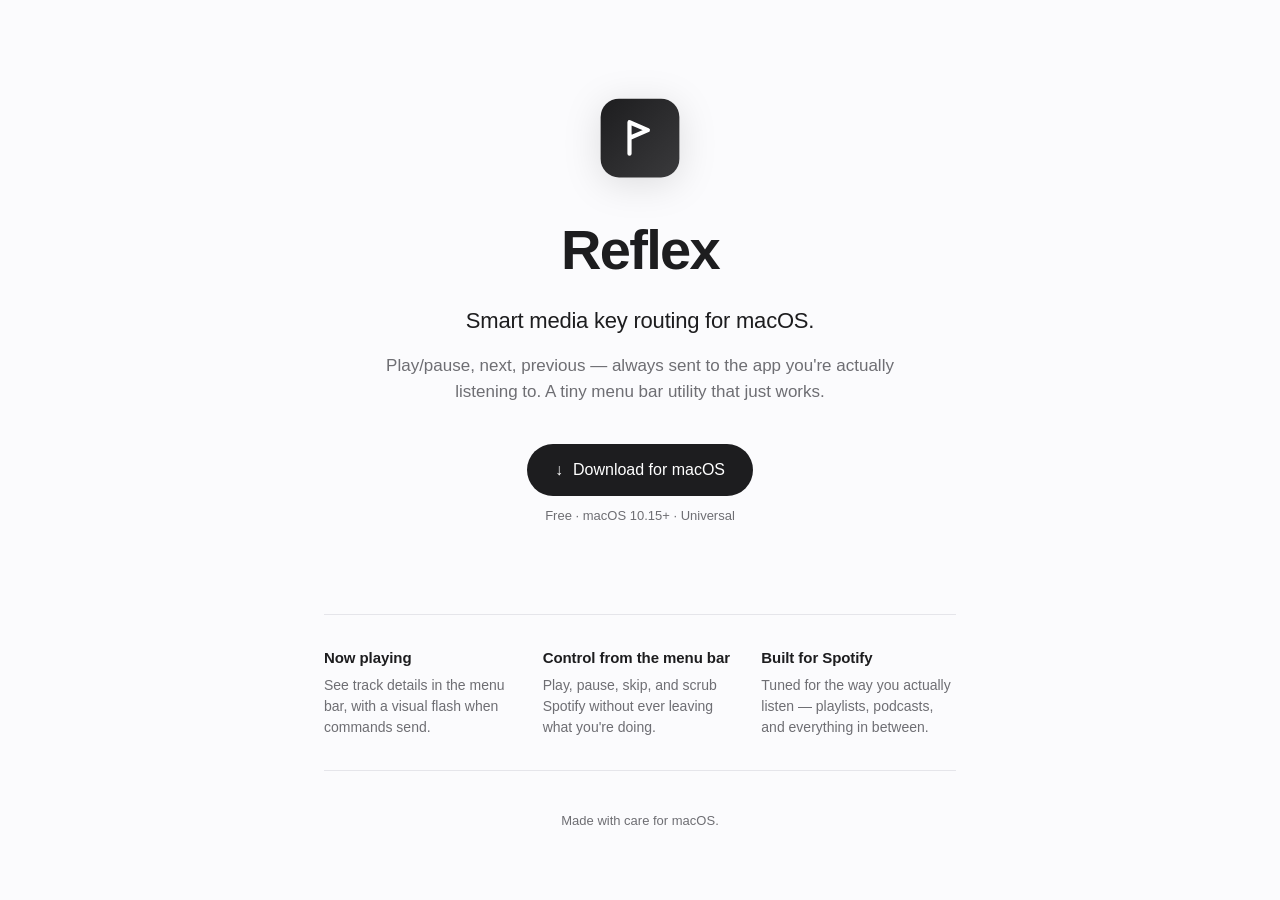
<file: index.html>
<!DOCTYPE html>
<html lang="en">
<head>
  <meta charset="UTF-8" />
  <meta name="viewport" content="width=device-width, initial-scale=1.0" />
  <title>Reflex — Smart media key routing for macOS</title>
  <meta name="description" content="Reflex routes global media keys to the app you're actually listening to. A tiny, native macOS menu bar utility." />
  <link rel="stylesheet" href="styles.css" />
</head>
<body>
  <main>
    <section class="hero">
      <div class="icon" aria-hidden="true">
        <svg viewBox="0 0 64 64" xmlns="http://www.w3.org/2000/svg">
          <rect x="2" y="2" width="60" height="60" rx="14" fill="url(#g)" />
          <path d="M24 20 v24 M24 20 l14 6 -14 6" stroke="white" stroke-width="3.2" stroke-linecap="round" stroke-linejoin="round" fill="none" />
          <defs>
            <linearGradient id="g" x1="0" y1="0" x2="1" y2="1">
              <stop offset="0%" stop-color="#1d1d1f" />
              <stop offset="100%" stop-color="#3a3a3c" />
            </linearGradient>
          </defs>
        </svg>
      </div>

      <h1>Reflex</h1>
      <p class="tagline">Smart media key routing for macOS.</p>
      <p class="sub">
        Play/pause, next, previous — always sent to the app you're actually listening to.
        A tiny menu bar utility that just works.
      </p>

      <div class="cta">
        <a class="download" href="https://github.com/Oluwaseunus/reflex-landing-page/releases/latest/download/Reflex.dmg">
          <span class="arrow" aria-hidden="true">↓</span>
          Download for macOS
        </a>
        <p class="meta">Free · macOS 10.15+ · Universal</p>
      </div>
    </section>

    <section class="features">
      <div class="feature">
        <h3>Now playing</h3>
        <p>See track details in the menu bar, with a visual flash when commands send.</p>
      </div>
      <div class="feature">
        <h3>Control from the menu bar</h3>
        <p>Play, pause, skip, and scrub Spotify without ever leaving what you're doing.</p>
      </div>
      <div class="feature">
        <h3>Built for Spotify</h3>
        <p>Tuned for the way you actually listen — playlists, podcasts, and everything in between.</p>
      </div>
    </section>

    <footer>
      <p>Made with care for macOS.</p>
    </footer>
  </main>
</body>
</html>
</file>
<file: styles.css>
:root {
  --bg: #fbfbfd;
  --fg: #1d1d1f;
  --muted: #6e6e73;
  --border: #e5e5ea;
  --accent: #1d1d1f;
  --accent-fg: #ffffff;
  --radius: 12px;
}

@media (prefers-color-scheme: dark) {
  :root {
    --bg: #0b0b0c;
    --fg: #f5f5f7;
    --muted: #a1a1a6;
    --border: #2a2a2d;
    --accent: #f5f5f7;
    --accent-fg: #1d1d1f;
  }
}

* { box-sizing: border-box; }

html, body {
  margin: 0;
  padding: 0;
  background: var(--bg);
  color: var(--fg);
  font-family: -apple-system, BlinkMacSystemFont, "SF Pro Text", "Helvetica Neue", Helvetica, Arial, sans-serif;
  -webkit-font-smoothing: antialiased;
  -moz-osx-font-smoothing: grayscale;
  line-height: 1.5;
}

main {
  max-width: 680px;
  margin: 0 auto;
  padding: 96px 24px 64px;
}

.hero {
  text-align: center;
}

.icon {
  width: 84px;
  height: 84px;
  margin: 0 auto 28px;
  filter: drop-shadow(0 6px 18px rgba(0, 0, 0, 0.12));
}

.icon svg { width: 100%; height: 100%; display: block; }

h1 {
  font-size: 56px;
  letter-spacing: -0.03em;
  font-weight: 700;
  margin: 0 0 12px;
}

.tagline {
  font-size: 22px;
  font-weight: 500;
  margin: 0 0 16px;
  color: var(--fg);
  letter-spacing: -0.01em;
}

.sub {
  font-size: 17px;
  color: var(--muted);
  max-width: 520px;
  margin: 0 auto 40px;
}

.cta {
  display: flex;
  flex-direction: column;
  align-items: center;
  gap: 10px;
  margin-bottom: 88px;
}

.download {
  display: inline-flex;
  align-items: center;
  gap: 10px;
  background: var(--accent);
  color: var(--accent-fg);
  text-decoration: none;
  font-size: 16px;
  font-weight: 500;
  padding: 14px 28px;
  border-radius: 999px;
  transition: transform 0.15s ease, opacity 0.15s ease;
}

.download:hover {
  transform: translateY(-1px);
  opacity: 0.92;
}

.download:active {
  transform: translateY(0);
  opacity: 0.85;
}

.arrow {
  font-weight: 600;
  display: inline-block;
}

.meta {
  font-size: 13px;
  color: var(--muted);
  margin: 0;
}

.features {
  display: grid;
  grid-template-columns: repeat(3, 1fr);
  gap: 24px;
  padding: 32px 0;
  border-top: 1px solid var(--border);
  border-bottom: 1px solid var(--border);
}

.feature h3 {
  font-size: 15px;
  font-weight: 600;
  margin: 0 0 6px;
  letter-spacing: -0.005em;
}

.feature p {
  font-size: 14px;
  color: var(--muted);
  margin: 0;
}

footer {
  text-align: center;
  padding: 40px 0 0;
}

footer p {
  font-size: 13px;
  color: var(--muted);
  margin: 0;
}

@media (max-width: 560px) {
  main { padding: 64px 20px 40px; }
  h1 { font-size: 42px; }
  .tagline { font-size: 19px; }
  .sub { font-size: 16px; }
  .features { grid-template-columns: 1fr; gap: 20px; }
}
</file>
